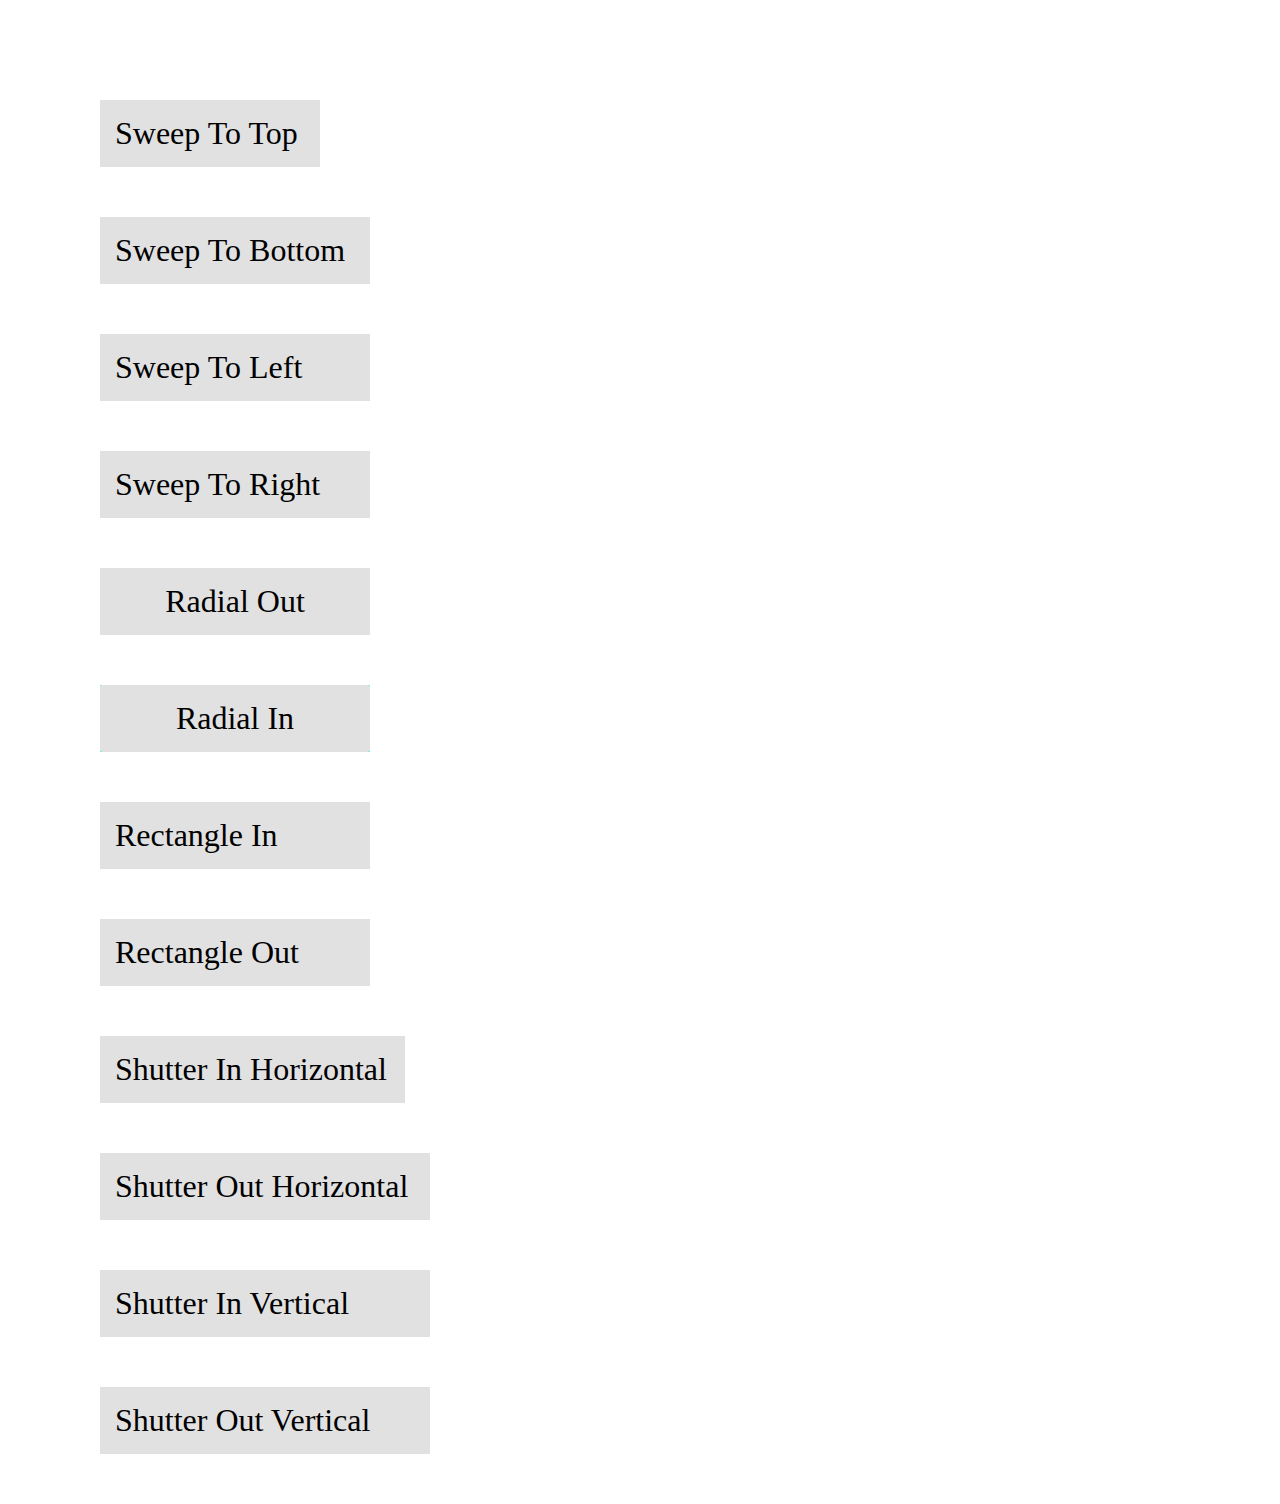
<file: index.html>
<!DOCTYPE html>
<html lang="en">
<head>
    <meta charset="UTF-8">
    <meta http-equiv="X-UA-Compatible" content="IE=edge">
    <meta name="viewport" content="width=device-width, initial-scale=1.0">
    <link rel="stylesheet" href="style.css">
    <title>Document</title>
</head>
<body>
    <div>
    <h1>Sweep To Top</h1>
    <h1>Sweep To Bottom</h1>
    <h1>Sweep To Left</h1>
    <h1>Sweep To Right</h1>
    <h1>Radial Out</h1>
    <h1>Radial In</h1>
    <h1>Rectangle In</h1>
    <h1>Rectangle Out</h1>
    <h1>Shutter In Horizontal</h1>
    <h1>Shutter Out Horizontal</h1>
    <h1>Shutter In Vertical</h1>
    <h1>Shutter Out Vertical</h1>
    </div>
</body>
</html>
</file>
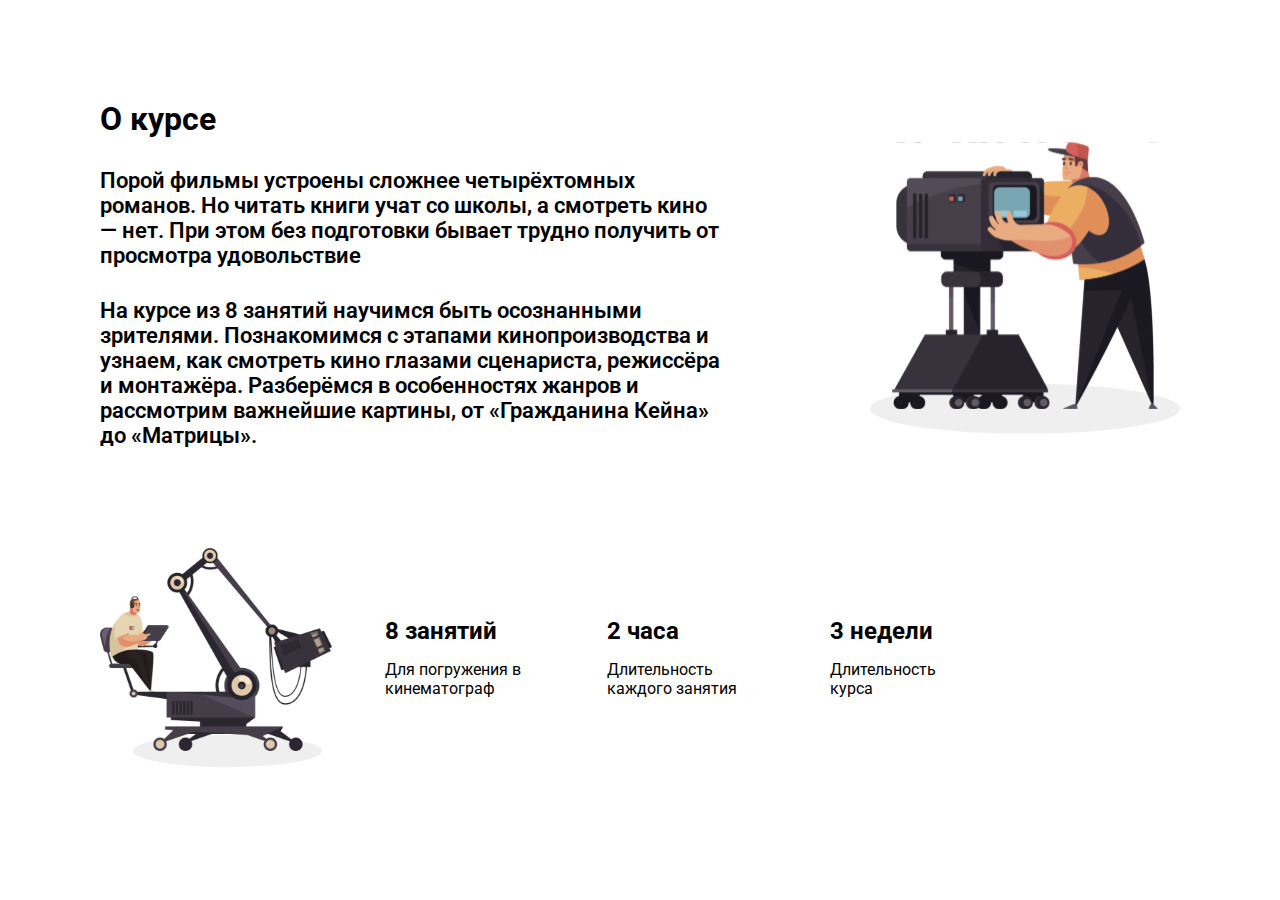
<file: firstflame/index1.html>
<!DOCTYPE html>
<html lang="en">
<head>
    <meta charset="UTF-8">
    <meta http-equiv="X-UA-Compatible" content="IE=edge">
    <meta name="viewport" content="width=device-width, initial-scale=1.0">
    <link rel="stylesheet" href="./style1.css">
    <title>Project</title>
</head>
<body>
    <div class="main">
    <h1>О курсе</h1>
    <div class="parent">
        <div class="phar">
    <p>Порой фильмы устроены сложнее четырёхтомных
        романов. Но читать книги учат со школы, а смотреть кино
        — нет. При этом без подготовки бывает трудно получить
        от просмотра удовольствие</p>
    <p>
        На курсе из 8 занятий научимся быть осознанными
        зрителями. Познакомимся с этапами кинопроизводства
        и узнаем, как смотреть кино глазами сценариста, 
        режиссёра и монтажёра. Разберёмся в особенностях
        жанров и рассмотрим важнейшие картины, от 
        «Гражданина Кейна» до «Матрицы».</p>
        </div>
        <img src="./Frame 1.svg" alt="">
        </div>
        <div class="parent2">
            <img src="./Frame (2.svg" alt="">
            <div>
                <h2>8 занятий</h2>
                <p>Для погружения в кинематограф</p>
            </div>
            <div>
                <h2>2 часа</h2>
                <p>Длительность каждого занятия</p>
            </div>
            <div id="last">
                <h2>3 недели</h2>
                <p>Длительность курса</p>
            </div>
        </div>
        </div>
</body>
</html>
</file>
<file: style.css>
* {
    margin: 0;
    padding: 0;
}
h1:nth-child(1) {
    padding: 15px;
    background-color: #e1e1e1;
    width: 190px;
    font-weight: 100;
    margin: 100px auto auto 100px ;
    position: relative;
    overflow: hidden;
    z-index: 0;
}
h1:nth-child(1):before {
    content: "";
    width: 100%;
    height: 100%;
    background-color: aqua;
    position: absolute;
    top: 100%;
    left: 0;
    z-index: -1;
    transition: 0.4s;
}
h1:nth-child(1):hover::before {
    top: 0;
}
h1:nth-child(2) {
    padding: 15px;
    background-color: #e1e1e1;
    width: 240px;
    font-weight: 100;
    margin: 50px 100px;
    position: relative;
    overflow: hidden;
    z-index: 0;
}
h1:nth-child(2):before {
    content: "";
    width: 100%;
    height: 100%;
    background-color: aqua;
    position: absolute;
    bottom: 100%;
    left: 0;
    z-index: -1;
    transition: 0.4s;
}
h1:nth-child(2):hover::before {
    bottom: 0;
}
h1:nth-child(3) {
    padding: 15px;
    background-color: #e1e1e1;
    width: 240px;
    font-weight: 100;
    margin: 50px 100px;
    position: relative;
    overflow: hidden;
    z-index: 0;
}
h1:nth-child(3):before {
    content: "";
    width: 100%;
    height: 100%;
    background-color: aqua;
    position: absolute;
    top: 0;
    left: 100%;
    z-index: -1;
    transition: 0.4s;
}
h1:nth-child(3):hover::before {
    left: 0;
}
h1:nth-child(4) {
    padding: 15px;
    background-color: #e1e1e1;
    width: 240px;
    font-weight: 100;
    margin: 50px 100px;
    position: relative;
    overflow: hidden;
    z-index: 0;
}
h1:nth-child(4):before {
    content: "";
    width: 100%;
    height: 100%;
    background-color: aqua;
    position: absolute;
    top: 0;
    right: 100%;
    z-index: -1;
    transition: 0.4s;
}
h1:nth-child(4):hover::before {
    right: 0;
}
h1:hover {
    color: rgb(255, 255, 255);
}



h1:nth-child(5) {
    padding: 15px;
    background-color: #e1e1e1;
    width: 240px;
    font-weight: 100;
    margin: 50px 100px;
    position: relative;
    overflow: hidden;
    z-index: 0;
    display: flex;
    align-items: center;
    justify-content: center;
}
h1:nth-child(5):before {
    content: "";
    width: 131%;
    height: 150%;
    background-color: aqua;
    border-radius: 50%;
    position: absolute;
    
    z-index: -1;
    transition: 0.6s;
    transform: scale(0);
}
h1:nth-child(5):hover::before {
    transform: scale(1);
}
h1:nth-child(6) {
    padding: 15px;
    background-color: aqua;
    width: 240px;
    font-weight: 100;
    margin: 50px 100px;
    position: relative;
    overflow: hidden;
    z-index: 0;
    display: flex;
    align-items: center;
    justify-content: center;
}
h1:nth-child(6):before {
    content: "";
    width: 131%;
    height: 150%;
    background-color: #e1e1e1;
    border-radius: 50%;
    position: absolute;
    z-index: -1;
    transition: 0.6s;
    transform: scale(1);
}
h1:nth-child(6):hover::before {
    transform: scale(0);
}
h1:nth-child(9) {
    padding: 15px;
    background-color: aqua;
    width: 275px;
    font-weight: 100;
    margin: 50px 100px;
    position: relative;
    overflow: hidden;
    z-index: 0;
}
h1:nth-child(9):before {
    content: "";
    width: 100%;
    height: 100%;
    background-color: #e1e1e1;
    position: absolute;
    top: 0;
    left: 0;
    z-index: -1;
    transition: 0.5s;
    transform: scaleX(1);
}
h1:nth-child(9):hover::before {
    transform: scaleX(0);
}
h1:nth-child(10) {
    padding: 15px;
    background-color: #e1e1e1;
    width: 300px;
    font-weight: 100;
    margin: 50px 100px;
    position: relative;
    overflow: hidden;
    z-index: 0;
}
h1:nth-child(10):before {
    content: "";
    width: 100%;
    height: 100%;
    background-color: aqua;
    position: absolute;
    top: 0;
    left: 0;
    z-index: -1;
    transition: 0.5s;
    transform: scaleX(0);
}
h1:nth-child(10):hover::before {
    transform: scaleX(1);
}
h1:nth-child(11) {
    padding: 15px;
    background-color: aqua;
    width: 300px;
    font-weight: 100;
    margin: 50px 100px;
    position: relative;
    overflow: hidden;
    z-index: 0;
}
h1:nth-child(11):before {
    content: "";
    width: 100%;
    height: 100%;
    background-color: #e1e1e1;
    position: absolute;
    top: 0;
    left: 0;
    z-index: -1;
    transition: 0.5s;
    transform: scaleY(1);
}
h1:nth-child(11):hover::before {
    transform: scaleY(0);
}
h1:nth-child(12) {
    padding: 15px;
    background-color: #e1e1e1;
    width: 300px;
    font-weight: 100;
    margin: 50px 100px;
    position: relative;
    overflow: hidden;
    z-index: 0;
}
h1:nth-child(12):before {
    content: "";
    width: 100%;
    height: 100%;
    background-color: aqua;
    position: absolute;
    top: 0;
    left: 0;
    z-index: -1;
    transition: 0.5s;
    transform: scaleY(0);
}
h1:nth-child(12):hover::before {
    transform: scaleY(1);
}
h1:nth-child(7) {
    padding: 15px;
    background-color: aqua;
    width: 240px;
    font-weight: 100;
    margin: 50px 100px;
    position: relative;
    overflow: hidden;
    z-index: 0;
}
h1:nth-child(7):before {
    content: "";
    width: 100%;
    height: 100%;
    background-color: #e1e1e1;
    position: absolute;
    top: 0;
    left: 0;
    z-index: -1;
    transition: 0.6s;
    transform: scale(1);
}
h1:nth-child(7):hover::before {
    transform: scale(0);
}
h1:nth-child(8) {
    padding: 15px;
    background-color: #e1e1e1;
    width: 240px;
    font-weight: 100;
    margin: 50px 100px;
    position: relative;
    overflow: hidden;
    z-index: 0;
}
h1:nth-child(8):before {
    content: "";
    width: 100%;
    height: 100%;
    background-color: aqua;
    position: absolute;
    top: 0;
    left: 0;
    z-index: -1;
    transition: 0.5s;
    transform: scale(0);
}
h1:nth-child(8):hover::before {
    transform: scale(1);
}
</file>
<file: firstflame/style1.css>
@import url('https://fonts.googleapis.com/css2?family=Roboto:wght@100;300;400;500;700;900&display=swap');
* {
    margin: 0;
    padding: 0;
}
h1 {
    width: 200px;
}
.parent {
    display: flex;
}
.phar >p {
    width: 620px;
    font-size: 22px;
    font-weight: 600;
    margin-top: 30px;
}
.parent >img {
    margin-left: 150px;
    height: 300px;
    width: 310px;
}
body {
    font-family: 'Roboto', sans-serif;
}
.main {
    padding: 100px;
}
.parent2 {
    display: flex;
    margin-top: 100px;
    justify-content: space-between;
    width: 900px;
    align-items: center;
}
.parent2 >div {
    width: 150px;
    padding: 20px;
}
h2 {
    margin-bottom: 15px;
}
@media screen and (min-width:601px) and (max-width:992px) {
    .parent2 >img {
        display: none;
    }
    .parent2 {
        width: 700px;
    }
}
@media screen and (max-width:600px) {
    .parent2 >img {
        display: none;
    }
    .parent2 {
        width: 400px;
        display: flex;
        flex-wrap: wrap;
    }
    .parent >img {
        height: 380px;
        width: 300px;
    }
    .parent {
        display: block;
    }
}
</file>
